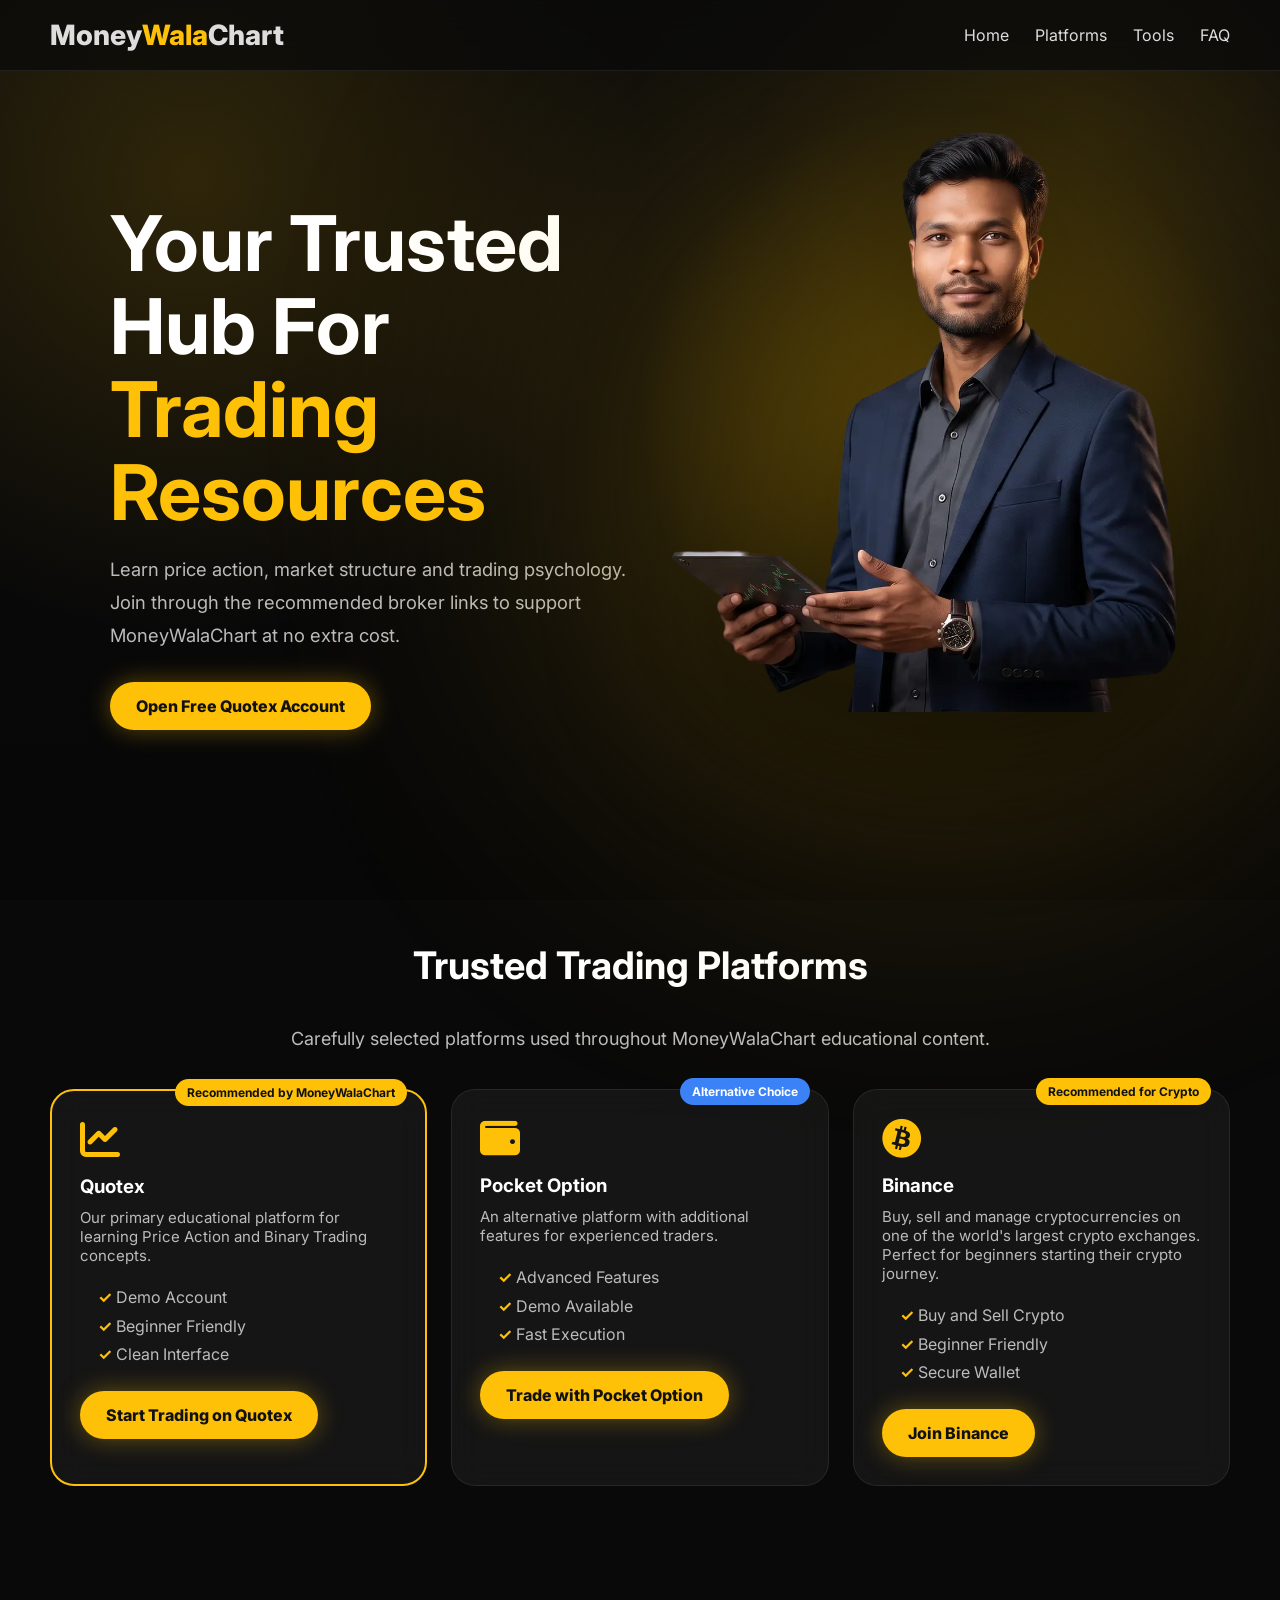
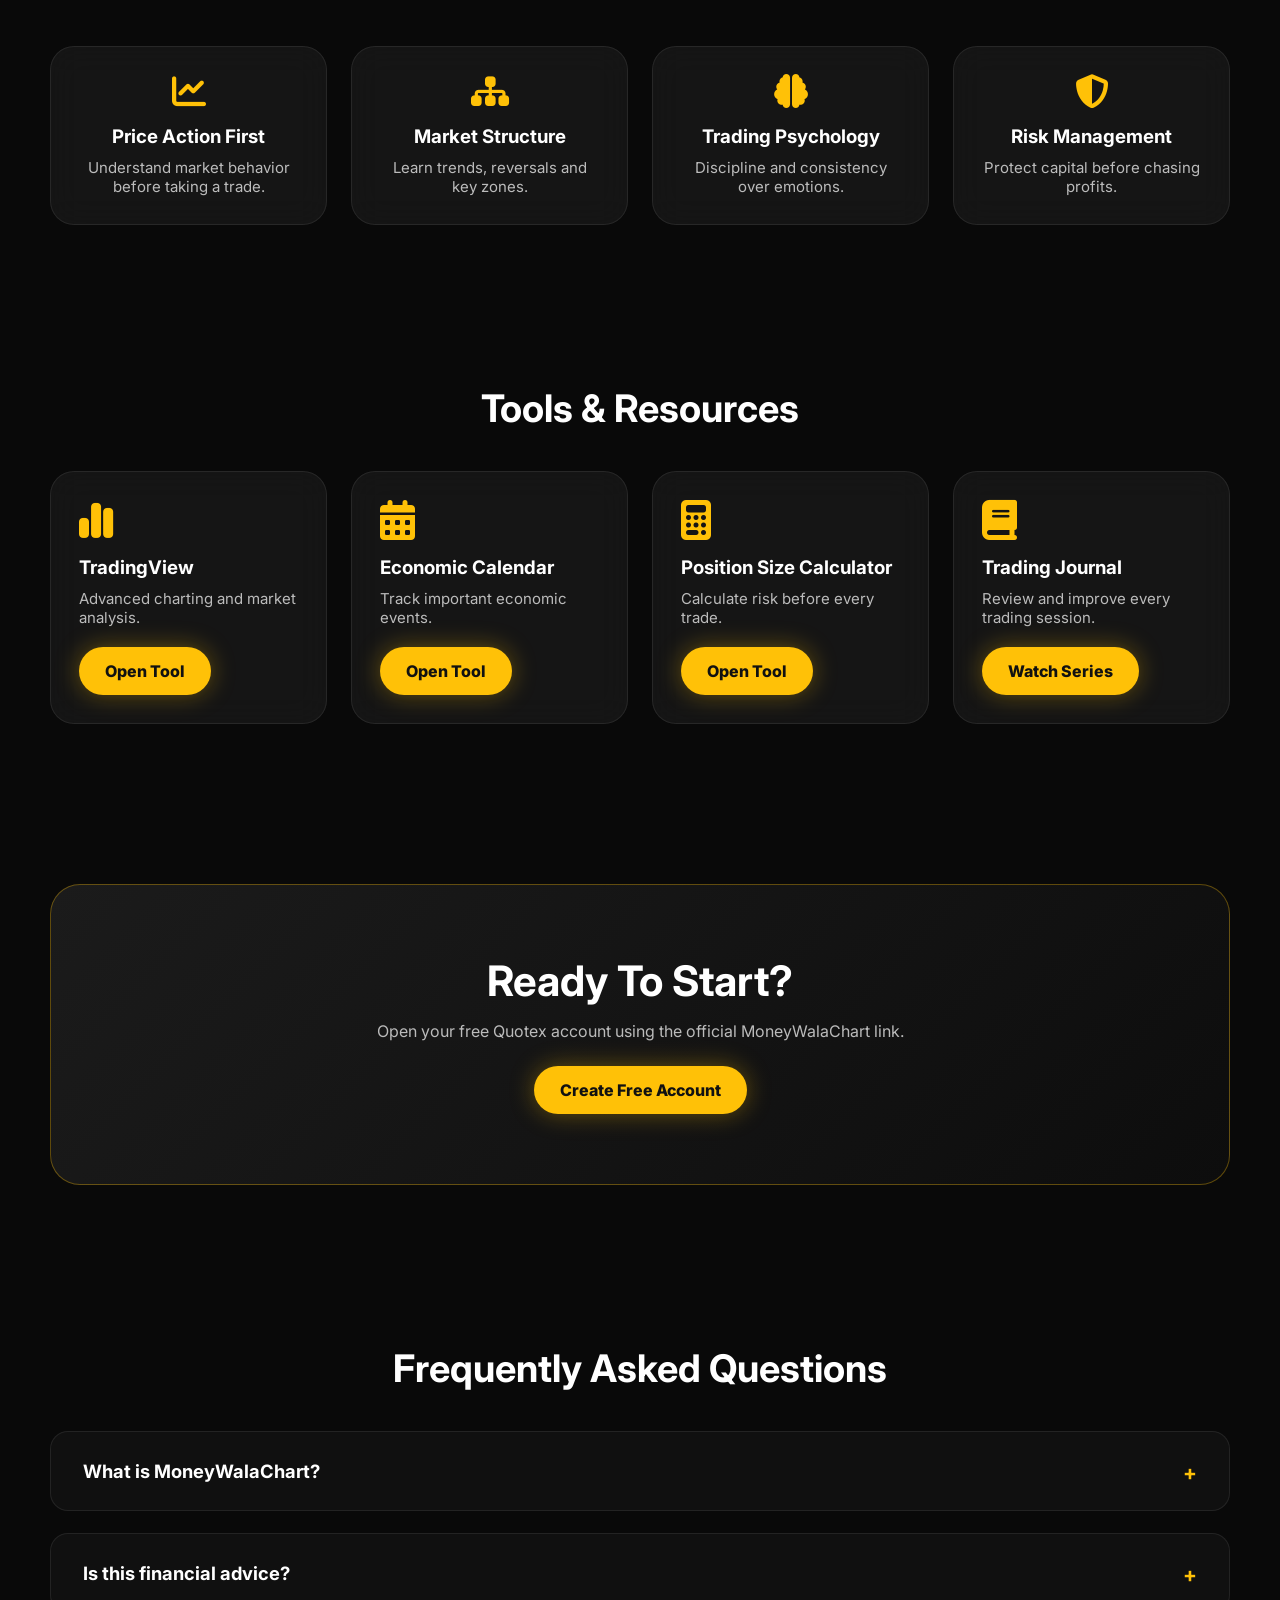
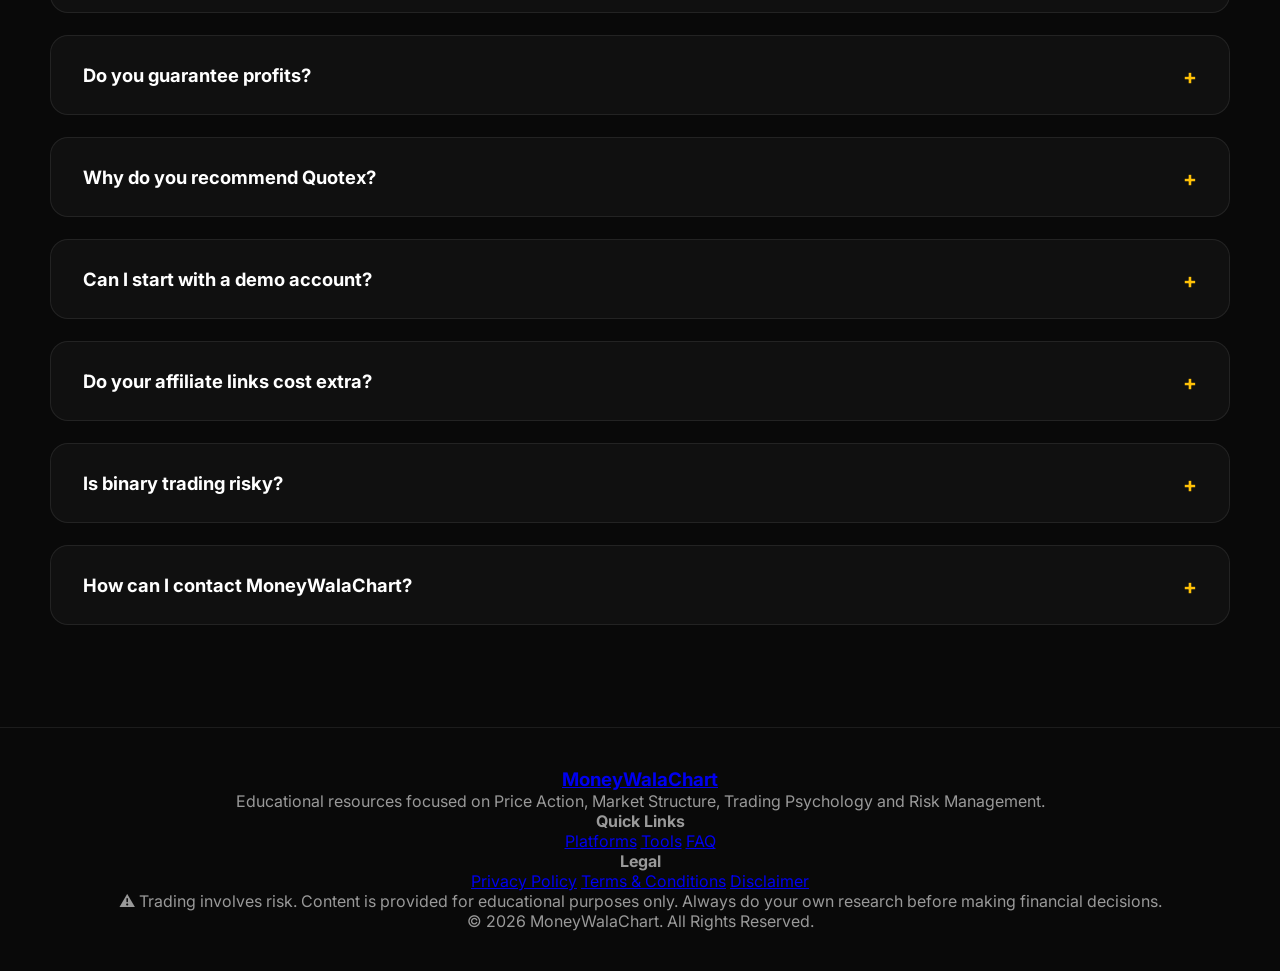
<file: index.html>
<!DOCTYPE html>
<html lang="en">
<head>
<meta charset="UTF-8">
<meta name="viewport" content="width=device-width,initial-scale=1">
<title>MoneyWalaChart | Price Action & Binary Trading Education</title>
<link rel="preconnect" href="https://fonts.googleapis.com">
<link rel="preconnect" href="https://fonts.gstatic.com" crossorigin>
<link href="https://fonts.googleapis.com/css2?family=Inter:wght@300;400;600;700;800&display=swap" rel="stylesheet">
<link rel="stylesheet" href="https://cdnjs.cloudflare.com/ajax/libs/font-awesome/6.7.2/css/all.min.css">
<link rel="stylesheet" href="assets/css/style.css">
<!-- Microsoft Clarity -->
<script type="text/javascript">
    (function(c,l,a,r,i,t,y){
        c[a]=c[a]||function(){(c[a].q=c[a].q||[]).push(arguments)};
        t=l.createElement(r);t.async=1;t.src="https://www.clarity.ms/tag/"+i;
        y=l.getElementsByTagName(r)[0];y.parentNode.insertBefore(t,y);
    })(window, document, "clarity", "script", "xj2qyeyoki");
</script>
<!-- Google tag (gtag.js) -->
<script async src="https://www.googletagmanager.com/gtag/js?id=G-Y97266GNBR"></script>
<script>
  window.dataLayer = window.dataLayer || [];
  function gtag(){dataLayer.push(arguments);}
  gtag('js', new Date());

  gtag('config', 'G-Y97266GNBR');
</script>
<!-- SEO -->
<meta name="description" content="Learn Price Action, Market Structure, Risk Management and Trading Psychology through educational content. Explore trusted trading platforms and free trading resources with MoneyWalaChart.">
<link rel="canonical" href="https://moneywalachart.github.io/">
<meta name="robots" content="index,follow">
<meta name="theme-color" content="#FFC107">
<meta name="author" content="MoneyWalaChart">
<meta name="google-site-verification" content="qe-yt8z_mfNlDHAOHx_ZPufcwCNrk4VILTlRYwv19xI" />
<!-- Open Graph -->
<meta property="og:type" content="website">
<meta property="og:title" content="MoneyWalaChart">
<meta property="og:description" content="Price Action • Market Structure • Trading Psychology">
<meta property="og:image" content="https://moneywalachart.github.io/assets/images/og-image.jpg">
<meta property="og:url"  content="https://moneywalachart.github.io/">
<!-- Twitter Card -->
<meta name="twitter:card" content="summary_large_image">
<meta name="twitter:title" content="MoneyWalaChart">
<meta name="twitter:description"
content="Learn Price Action, Market Structure, Risk Management and Trading Psychology.">
<meta name="twitter:image"
content="https://moneywalachart.github.io/assets/images/og-image.jpg">
<!-- Favicons -->
<link rel="icon" href="/favicon/favicon.ico" sizes="any">
<link rel="icon" type="image/png" sizes="32x32" href="/favicon/favicon-32x32.png">
<link rel="icon" type="image/png" sizes="16x16" href="/favicon/favicon-16x16.png">
<link rel="apple-touch-icon" sizes="180x180" href="/favicon/apple-touch-icon.png">
<link rel="manifest" href="/favicon/site.webmanifest">
<meta name="theme-color" content="#111111">

</head>
<body>
<nav>
  <div class="wrap nav">
    <a href="index.html" class="logo">
      Money<span>Wala</span>Chart
    </a>

    <ul>
        <li><a href="/">Home</a></li>
      <li><a href="#platforms">Platforms</a></li>
      <li><a href="#tools">Tools</a></li>
      <li><a href="#faq">FAQ</a></li>
    </ul>
  </div>
</nav>

<div class="wrap hero reveal">
<div>
<h1>Your Trusted Hub For <span class="gold">Trading Resources</span></h1>
<p class="lead">Learn price action, market structure and trading psychology. Join through the recommended broker links to support MoneyWalaChart at no extra cost.</p>
<a class="btn" href="https://broker-qx.pro/?lid=767869">Open Free Quotex Account</a>
</div>
<div class="hero-image">

    <div class="glow"></div>

<img
    src="assets/images/hero-vishal.webp"
    alt="Vishal Singh Rana - MoneyWalaChart"
    loading="eager"
    decoding="async">
</div>
</div>

<section class="wrap sec reveal" id="platforms">
<h2 class="title">Trusted Trading Platforms</h2>
<p class="lead" style="text-align:center;max-width:700px;margin:0 auto 40px;">Carefully selected platforms used throughout MoneyWalaChart educational content.</p>
<div class="grid">
<div class="card recommended">
<div class="badge">Recommended by MoneyWalaChart</div>
<i class="fa-solid fa-chart-line"></i>
<h3>Quotex</h3>
<p>Our primary educational platform for learning Price Action and Binary Trading concepts.</p>
<ul style="margin:18px 0 22px 18px;color:#bcbcbc;line-height:1.8">
<li>Demo Account</li><li>Beginner Friendly</li><li>Clean Interface</li>
</ul>
<a class="btn" href="https://broker-qx.pro/?lid=767869">Start Trading on Quotex</a>
</div>
<div class="card">
<div class="badge" style="background:#3b82f6;color:#fff;">Alternative Choice</div>
<i class="fa-solid fa-wallet"></i>
<h3>Pocket Option</h3>
<p>An alternative platform with additional features for experienced traders.</p>
<ul style="margin:18px 0 22px 18px;color:#bcbcbc;line-height:1.8">
<li>Advanced Features</li><li>Demo Available</li><li>Fast Execution</li>
</ul>
<a class="btn" href="https://u3.shortink.io/register?utm_campaign=820329&utm_source=affiliate&utm_medium=sr&a=iCI3W9sjIU4Jrz&al=1781253&ac=registrationwebsite&cid=968921&code=50START">Trade with Pocket Option</a>
</div>
<div class="card">
<div class="badge">Recommended for Crypto</div>
<i class="fa-brands fa-bitcoin"></i>
<h3>Binance</h3>
<p>Buy, sell and manage cryptocurrencies on one of the world's largest crypto exchanges. Perfect for beginners starting their crypto journey.</p>
<ul style="margin:18px 0 22px 18px;color:#bcbcbc;line-height:1.8">
<li>Buy and Sell Crypto</li><li>Beginner Friendly</li><li>Secure Wallet</li>
</ul>
<a class="btn" href="https://www.binance.com/register?ref=CV0YC70D">Join Binance</a>
</div>
</div></section>

<section class="wrap sec reveal">
<div class="grid trust-strip">
<div class="card"><i class="fa-solid fa-chart-line"></i><h3>Price Action First</h3><p>Understand market behavior before taking a trade.</p></div>
<div class="card"><i class="fa-solid fa-sitemap"></i><h3>Market Structure</h3><p>Learn trends, reversals and key zones.</p></div>
<div class="card"><i class="fa-solid fa-brain"></i><h3>Trading Psychology</h3><p>Discipline and consistency over emotions.</p></div>
<div class="card"><i class="fa-solid fa-shield-halved"></i><h3>Risk Management</h3><p>Protect capital before chasing profits.</p></div>
</div></section>

<section class="wrap sec reveal" id="tools">
<h2 class="title">Tools & Resources</h2>
<div class="grid">
<div class="card"><i class="fa-solid fa-chart-simple"></i><h3>TradingView</h3><p>Advanced charting and market analysis.</p><br><a class="btn" target="_blank" href="https://in.tradingview.com/?aff_id=168829">Open Tool</a></div>
<div class="card"><i class="fa-solid fa-calendar-days"></i><h3>Economic Calendar</h3><p>Track important economic events.</p><br><a class="btn" target="_blank" href="https://www.forexfactory.com/calendar">Open Tool</a></div>
<div class="card"><i class="fa-solid fa-calculator"></i><h3>Position Size Calculator</h3><p>Calculate risk before every trade.</p><br><a class="btn" target="_blank" href="https://www.myfxbook.com/forex-calculators/position-size">Open Tool</a></div>
<div class="card"><i class="fa-solid fa-book"></i><h3>Trading Journal</h3><p>Review and improve every trading session.</p><br><a class="btn" href="https://www.youtube.com/playlist?list=PLJ0Ptmvsag3c">Watch Series</a></div>
</div>
</section>

<section class="wrap sec reveal">
<div class="cta">
<h2 style="font-size:42px;margin-bottom:15px">Ready To Start?</h2>
<p style="color:#bbb;margin-bottom:25px">Open your free Quotex account using the official MoneyWalaChart link.</p>
<a class="btn" href="https://broker-qx.pro/sign-up/?lid=767871">Create Free Account</a>
</div>
</section>

<section class="wrap sec faq reveal" id="faq">
<h2 class="title">Frequently Asked Questions</h2>
<details><summary>What is MoneyWalaChart?</summary><p>MoneyWalaChart is an educational platform focused on Price Action, Market Structure, Risk Management and Trading Psychology.</p></details>
<details><summary>Is this financial advice?</summary><p>No. Everything shared is for educational purposes only and should not be treated as financial or investment advice.</p></details>
<details><summary>Do you guarantee profits?</summary><p>No. Trading involves substantial risk and no profits are guaranteed.</p></details>
<details><summary>Why do you recommend Quotex?</summary><p>It is one of the platforms used in our educational demonstrations. Always evaluate whether it suits your own needs.</p></details>
<details><summary>Can I start with a demo account?</summary><p>Yes. We strongly recommend practicing on a demo account before risking real money.</p></details>
<details><summary>Do your affiliate links cost extra?</summary><p>No. If you register through our links we may earn a commission at no extra cost to you.</p></details>
<details><summary>Is binary trading risky?</summary><p>Yes. Only trade money you can afford to lose.</p></details>
<details><summary>How can I contact MoneyWalaChart?</summary><p>For now, the best place is through the YouTube channel and future contact page.</p></details>
</section>

<footer>
    <div class="footer-container">

        <div class="footer-brand">
            <h3>
<a href="/" class="footer-logo">
Money<span>Wala</span>Chart
</a>
</h3>
            <p>
                Educational resources focused on Price Action,
                Market Structure, Trading Psychology and Risk Management.
            </p>
        </div>

        <div class="footer-links">

            <div class="footer-column">
                <h4>Quick Links</h4>

                <a href="#platforms">Platforms</a>
                <a href="#tools">Tools</a>
                <a href="#faq">FAQ</a>
            </div>

            <div class="footer-column">
                <h4>Legal</h4>

                <a href="/pages/privacy.html">Privacy Policy</a>

                <a href="/pages/terms.html">Terms & Conditions</a>

                <a href="/pages/disclaimer.html">Disclaimer</a>
            </div>

        </div>

    </div>

    <div class="footer-bottom">

        <p>
            ⚠ Trading involves risk. Content is provided for educational purposes only.
            Always do your own research before making financial decisions.
        </p>

        <p>
            © 2026 MoneyWalaChart. All Rights Reserved.
        </p>

    </div>

</footer>

<script src="assets/js/script.js"></script>
</body>
</html>
</file>
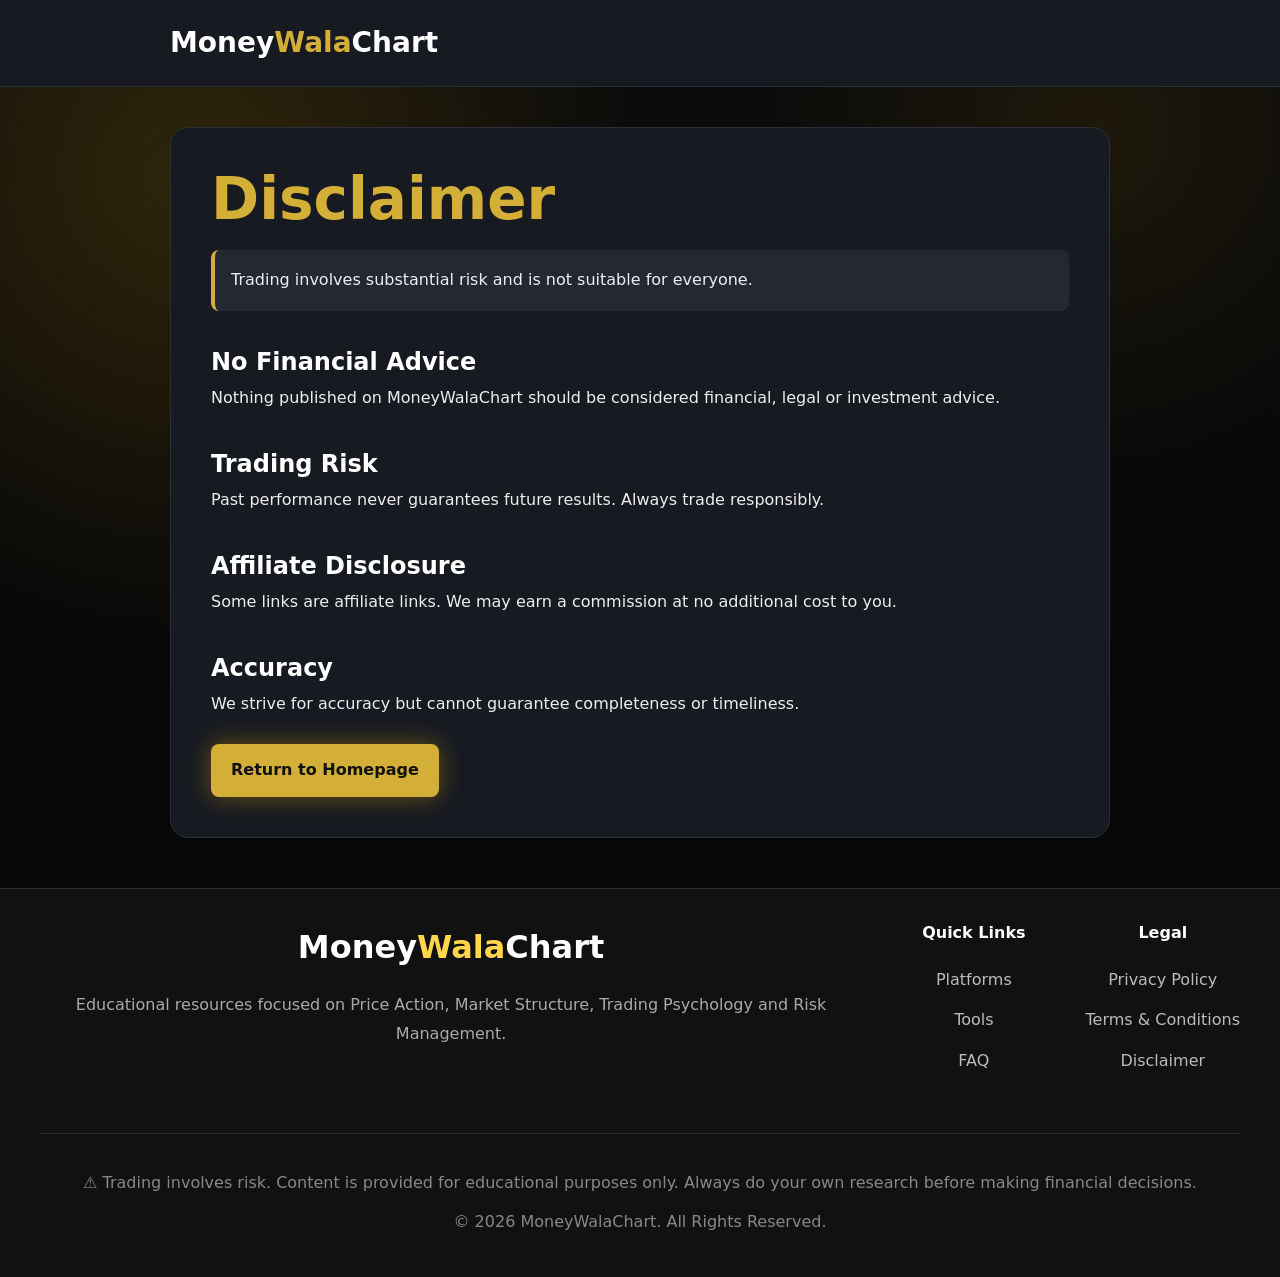
<file: pages/disclaimer.html>
<!doctype html><html><head><meta charset="utf-8"><meta name="viewport" content="width=device-width,initial-scale=1"><title>Disclaimer | MoneyWalaChart</title><meta name="robots" content="index,follow">
    <link rel="stylesheet" href="../assets/css/style.css">
<link rel="stylesheet" href="../assets/css/legal-pages.css">
<style>
body{margin:0;font-family:system-ui,Arial;background:#0f1115;color:#eee;line-height:1.8}
header{background:#171a21;padding:18px 24px;border-bottom:1px solid #2a2f3a;position:sticky;top:0}
.wrap{max-width:980px;margin:auto}
.logo{font-size:28px;font-weight:700;text-decoration:none;color:#fff}
.logo span{color:#d4af37}
main{max-width:980px;margin:40px auto;padding:0 20px}
.card{background:#171a21;border:1px solid #2a2f3a;border-radius:14px;padding:28px}
h1{color:#d4af37}h2{margin-top:30px;color:#fff}
.notice{background:#232833;border-left:4px solid #d4af37;padding:16px;border-radius:8px}
footer{margin-top:50px;padding:30px;text-align:center;border-top:1px solid #2a2f3a;color:#aaa}
.btn{display:inline-block;margin-top:25px;padding:12px 20px;background:#d4af37;color:#111;text-decoration:none;border-radius:8px;font-weight:700}
</style>
</head><body><header><div class='wrap'><a class='logo' href='/' >Money<span>Wala</span>Chart</a></div></header><main><div class='legal-card'><h1>Disclaimer</h1><div class='notice'>Trading involves substantial risk and is not suitable for everyone.</div><h2>No Financial Advice</h2><p>Nothing published on MoneyWalaChart should be considered financial, legal or investment advice.</p><h2>Trading Risk</h2><p>Past performance never guarantees future results. Always trade responsibly.</p><h2>Affiliate Disclosure</h2><p>Some links are affiliate links. We may earn a commission at no additional cost to you.</p><h2>Accuracy</h2><p>We strive for accuracy but cannot guarantee completeness or timeliness.</p><a class='btn' href='/'>Return to Homepage</a></div></main>
    <footer>
    <div class="footer-container">

        <div class="footer-brand">
            <h3>
<a href="/" class="footer-logo">
Money<span>Wala</span>Chart
</a>
</h3>
            <p>
                Educational resources focused on Price Action,
                Market Structure, Trading Psychology and Risk Management.
            </p>
        </div>

        <div class="footer-links">

            <div class="footer-column">
                <h4>Quick Links</h4>

                <a href="#platforms">Platforms</a>
                <a href="#tools">Tools</a>
                <a href="#faq">FAQ</a>
            </div>

            <div class="footer-column">
                <h4>Legal</h4>

                <a href="/pages/privacy.html">Privacy Policy</a>

                <a href="/pages/terms.html">Terms & Conditions</a>

                <a href="/pages/disclaimer.html">Disclaimer</a>
            </div>

        </div>

    </div>

    <div class="footer-bottom">

        <p>
            ⚠ Trading involves risk. Content is provided for educational purposes only.
            Always do your own research before making financial decisions.
        </p>

        <p>
            © 2026 MoneyWalaChart. All Rights Reserved.
        </p>

    </div>

</footer>
</body></html>
</file>
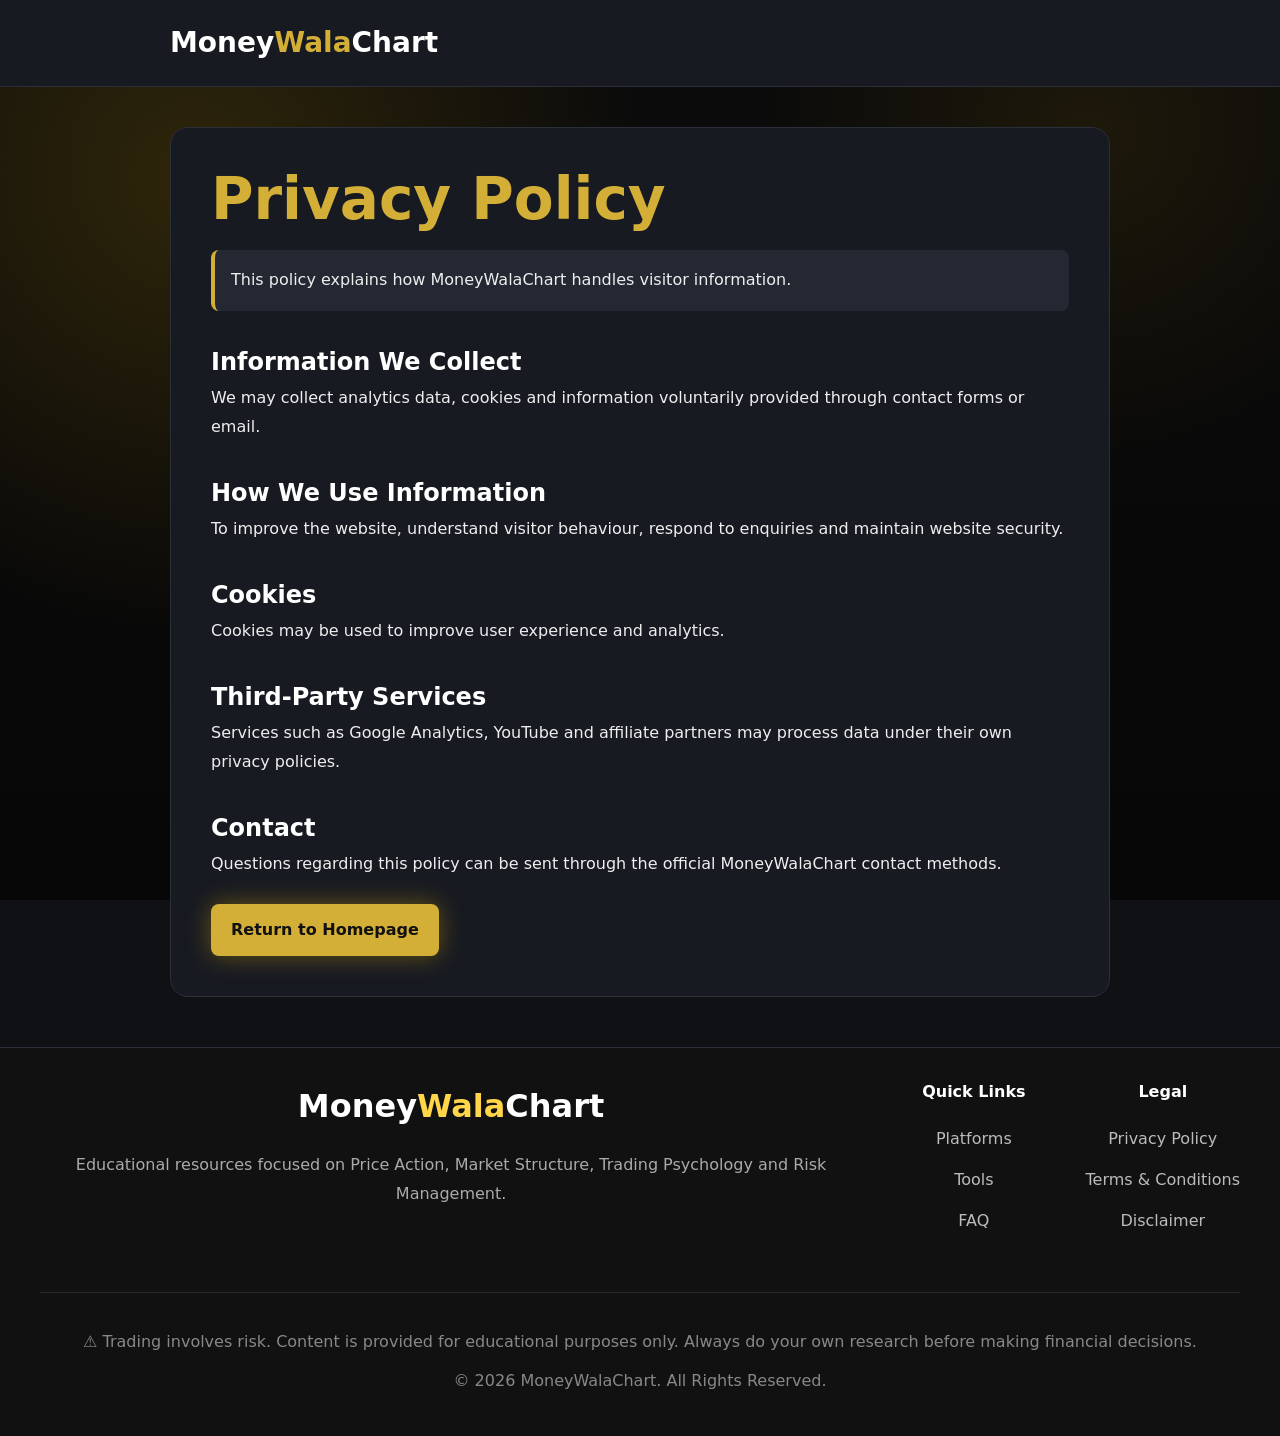
<file: pages/privacy.html>
<!doctype html><html><head><meta charset="utf-8"><meta name="viewport" content="width=device-width,initial-scale=1"><title>Privacy Policy | MoneyWalaChart</title><meta name="robots" content="index,follow">
    <link rel="stylesheet" href="../assets/css/style.css">
<link rel="stylesheet" href="../assets/css/legal-pages.css">
<style>
body{margin:0;font-family:system-ui,Arial;background:#0f1115;color:#eee;line-height:1.8}
header{background:#171a21;padding:18px 24px;border-bottom:1px solid #2a2f3a;position:sticky;top:0}
.wrap{max-width:980px;margin:auto}
.logo{font-size:28px;font-weight:700;text-decoration:none;color:#fff}
.logo span{color:#d4af37}
main{max-width:980px;margin:40px auto;padding:0 20px}
.card{background:#171a21;border:1px solid #2a2f3a;border-radius:14px;padding:28px}
h1{color:#d4af37}h2{margin-top:30px;color:#fff}
.notice{background:#232833;border-left:4px solid #d4af37;padding:16px;border-radius:8px}
footer{margin-top:50px;padding:30px;text-align:center;border-top:1px solid #2a2f3a;color:#aaa}
.btn{display:inline-block;margin-top:25px;padding:12px 20px;background:#d4af37;color:#111;text-decoration:none;border-radius:8px;font-weight:700}
</style>
</head><body><header><div class='wrap'><a class='logo' href='/' >Money<span>Wala</span>Chart</a></div></header><main><div class='legal-card'><h1>Privacy Policy</h1><div class='notice'>This policy explains how MoneyWalaChart handles visitor information.</div><h2>Information We Collect</h2><p>We may collect analytics data, cookies and information voluntarily provided through contact forms or email.</p><h2>How We Use Information</h2><p>To improve the website, understand visitor behaviour, respond to enquiries and maintain website security.</p><h2>Cookies</h2><p>Cookies may be used to improve user experience and analytics.</p><h2>Third‑Party Services</h2><p>Services such as Google Analytics, YouTube and affiliate partners may process data under their own privacy policies.</p><h2>Contact</h2><p>Questions regarding this policy can be sent through the official MoneyWalaChart contact methods.</p><a class='btn' href='/'>Return to Homepage</a></div></main>
<footer>
    <div class="footer-container">

        <div class="footer-brand">
            <h3>
<a href="/" class="footer-logo">
Money<span>Wala</span>Chart
</a>
</h3>
            <p>
                Educational resources focused on Price Action,
                Market Structure, Trading Psychology and Risk Management.
            </p>
        </div>

        <div class="footer-links">

            <div class="footer-column">
                <h4>Quick Links</h4>

                <a href="#platforms">Platforms</a>
                <a href="#tools">Tools</a>
                <a href="#faq">FAQ</a>
            </div>

            <div class="footer-column">
                <h4>Legal</h4>

                <a href="/pages/privacy.html">Privacy Policy</a>

                <a href="/pages/terms.html">Terms & Conditions</a>

                <a href="/pages/disclaimer.html">Disclaimer</a>
            </div>

        </div>

    </div>

    <div class="footer-bottom">

        <p>
            ⚠ Trading involves risk. Content is provided for educational purposes only.
            Always do your own research before making financial decisions.
        </p>

        <p>
            © 2026 MoneyWalaChart. All Rights Reserved.
        </p>

    </div>

</footer>
</body></html>
</file>
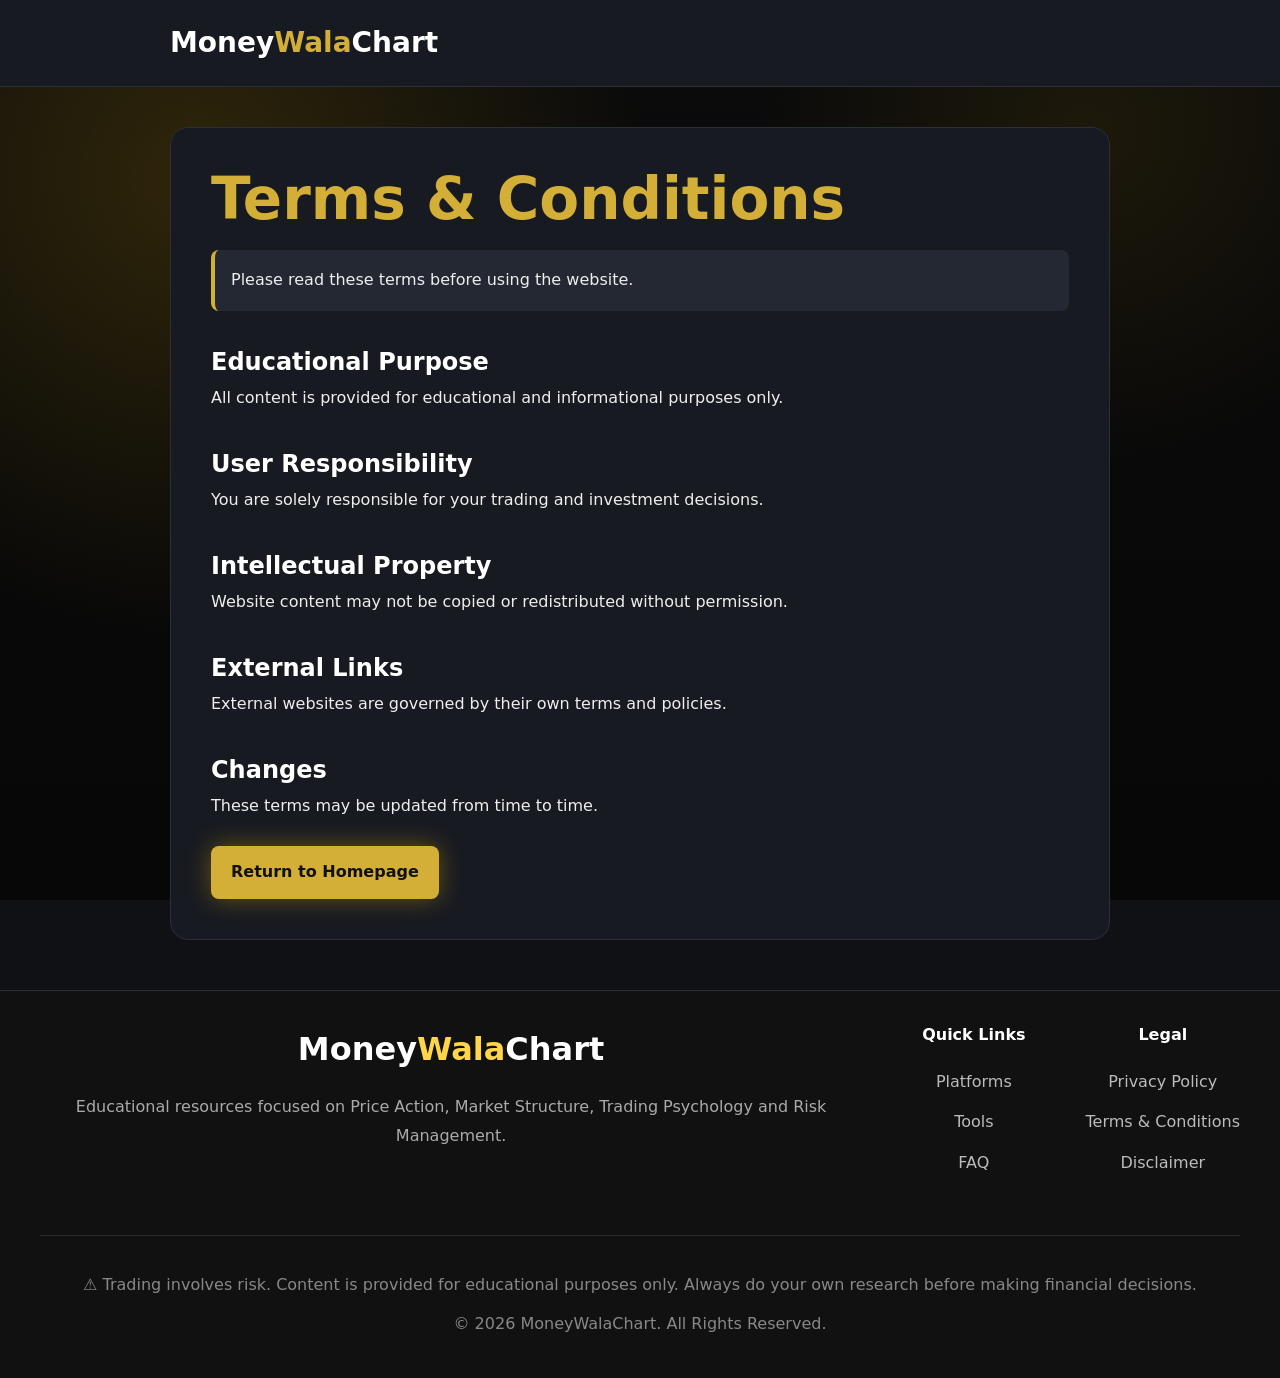
<file: pages/terms.html>
<!doctype html><html><head><meta charset="utf-8"><meta name="viewport" content="width=device-width,initial-scale=1"><title>Terms & Conditions | MoneyWalaChart</title><meta name="robots" content="index,follow">
    <link rel="stylesheet" href="../assets/css/style.css">
<link rel="stylesheet" href="../assets/css/legal-pages.css">
<style>
body{margin:0;font-family:system-ui,Arial;background:#0f1115;color:#eee;line-height:1.8}
header{background:#171a21;padding:18px 24px;border-bottom:1px solid #2a2f3a;position:sticky;top:0}
.wrap{max-width:980px;margin:auto}
.logo{font-size:28px;font-weight:700;text-decoration:none;color:#fff}
.logo span{color:#d4af37}
main{max-width:980px;margin:40px auto;padding:0 20px}
.card{background:#171a21;border:1px solid #2a2f3a;border-radius:14px;padding:28px}
h1{color:#d4af37}h2{margin-top:30px;color:#fff}
.notice{background:#232833;border-left:4px solid #d4af37;padding:16px;border-radius:8px}
footer{margin-top:50px;padding:30px;text-align:center;border-top:1px solid #2a2f3a;color:#aaa}
.btn{display:inline-block;margin-top:25px;padding:12px 20px;background:#d4af37;color:#111;text-decoration:none;border-radius:8px;font-weight:700}
</style>
</head><body><header><div class='wrap'><a class='logo' href='/' >Money<span>Wala</span>Chart</a></div></header><main><div class='legal-card'><h1>Terms & Conditions</h1><div class='notice'>Please read these terms before using the website.</div><h2>Educational Purpose</h2><p>All content is provided for educational and informational purposes only.</p><h2>User Responsibility</h2><p>You are solely responsible for your trading and investment decisions.</p><h2>Intellectual Property</h2><p>Website content may not be copied or redistributed without permission.</p><h2>External Links</h2><p>External websites are governed by their own terms and policies.</p><h2>Changes</h2><p>These terms may be updated from time to time.</p><a class='btn' href='/'>Return to Homepage</a></div></main>
<footer>
    <div class="footer-container">

        <div class="footer-brand">
            <h3>
<a href="/" class="footer-logo">
Money<span>Wala</span>Chart
</a>
</h3>
            <p>
                Educational resources focused on Price Action,
                Market Structure, Trading Psychology and Risk Management.
            </p>
        </div>

        <div class="footer-links">

            <div class="footer-column">
                <h4>Quick Links</h4>

                <a href="#platforms">Platforms</a>
                <a href="#tools">Tools</a>
                <a href="#faq">FAQ</a>
            </div>

            <div class="footer-column">
                <h4>Legal</h4>

                <a href="/pages/privacy.html">Privacy Policy</a>

                <a href="/pages/terms.html">Terms & Conditions</a>

                <a href="/pages/disclaimer.html">Disclaimer</a>
            </div>

        </div>

    </div>

    <div class="footer-bottom">

        <p>
            ⚠ Trading involves risk. Content is provided for educational purposes only.
            Always do your own research before making financial decisions.
        </p>

        <p>
            © 2026 MoneyWalaChart. All Rights Reserved.
        </p>

    </div>

</footer>
</body></html>
</file>
<file: assets/css/style.css>
*{margin:0;padding:0;box-sizing:border-box}
html{scroll-behavior:smooth}
body{font-family:Inter,sans-serif;background:#090909;color:#fff}
body:before{content:"";position:fixed;inset:0;background:
radial-gradient(circle at 15% 20%,rgba(255,193,7,.15),transparent 35%),
radial-gradient(circle at 85% 15%,rgba(255,193,7,.08),transparent 25%),
linear-gradient(#0b0b0b,#070707);z-index:-2}
.wrap{max-width:1180px;margin:auto;padding:0 20px}
nav{position:sticky;top:0;background:rgba(10,10,10,.75);backdrop-filter:blur(16px);border-bottom:1px solid rgba(255,255,255,.08);z-index:99}
.nav{display:flex;justify-content:space-between;align-items:center;padding:18px 0}
.logo{font-size:28px;font-weight:800}.logo span{color:#ffc107}
nav ul{display:flex;list-style:none;gap:26px}
nav a{text-decoration:none;color:#ddd}
.btn{display:inline-block;background:#ffc107;color:#111;padding:14px 26px;border-radius:999px;font-weight:800;text-decoration:none;box-shadow:0 0 25px rgba(255,193,7,.35);transition:.3s}
.btn:hover{transform:translateY(-3px)}
.hero{display:grid;grid-template-columns:1.1fr 1fr;gap:20px;align-items:center;padding:90px 0;min-height:85vh;}
h1{font-size:58px;line-height:1.1;margin-bottom:18px}
.gold{color:#ffc107}
.lead{color:#bbb;font-size:18px;margin-bottom:30px}
.mock{height:420px;border-radius:28px;background:linear-gradient(145deg,#161616,#0d0d0d);border:1px solid rgba(255,255,255,.08);display:flex;align-items:center;justify-content:center;position:relative;overflow:hidden}
.mock:before{content:"📈";font-size:140px;opacity:.12}
.mock:after{content:"";position:absolute;width:240px;height:240px;border-radius:50%;background:#ffc10722;filter:blur(60px)}
.sec{padding:80px 0}
.title{text-align:center;font-size:38px;margin-bottom:40px}
.grid{display:grid;grid-template-columns:repeat(auto-fit,minmax(250px,1fr));gap:24px}
.card{background:rgba(255,255,255,.05);backdrop-filter:blur(16px);border:1px solid rgba(255,255,255,.08);padding:28px;border-radius:24px;transition:.35s}
.card:hover{transform:translateY(-8px);border-color:#ffc107}
.card i{font-size:40px;color:#ffc107;margin-bottom:16px}
.card h3{margin-bottom:10px}
.card p{color:#bcbcbc;font-size:15px}
.recommended{border:2px solid #ffc107;position:relative}
.badge{position:absolute;top:-12px;right:18px;background:#ffc107;color:#111;padding:6px 12px;border-radius:999px;font-size:12px;font-weight:700}
.stats{display:grid;grid-template-columns:repeat(4,1fr);gap:20px;text-align:center}
.stat{padding:25px;background:#101010;border-radius:18px}
.stat h2{color:#ffc107;font-size:40px}
.faq details{background:#111;padding:18px;border-radius:16px;margin:12px 0}
.cta{background:linear-gradient(135deg,#1b1b1b,#0d0d0d);padding:70px;border-radius:30px;text-align:center;border:1px solid #ffc10755}
footer{padding:40px 0;color:#999;text-align:center;border-top:1px solid rgba(255,255,255,.08)}
.reveal{opacity:0;transform:translateY(30px);transition:1s}
.reveal.show{opacity:1;transform:none}
@media(max-width:850px){
.hero{grid-template-columns:1fr}
h1{font-size:42px}
nav ul{display:none}
.stats{grid-template-columns:repeat(2,1fr)}
}
  
  .hero-image{
    position:relative;
    display:flex;
    justify-content:center;
    align-items:center;
    margin-right:-30px;
}

.hero-image img{

    width:115%;
    max-width:620px;

    z-index:2;

    position:relative;

    filter:drop-shadow(0 35px 70px rgba(0,0,0,.55));

    animation:float 5s ease-in-out infinite;
    
    transform: translateY(-60px);
  background: radial-gradient(circle, rgba(255,193,7,.18), transparent 70%);
}

.glow{

    position:absolute;

    width:650px;

    height:650px;

    background:#ffc107;

    border-radius:50%;

    filter:blur(160px);

    opacity:.28;

}

@keyframes float{

0%{

transform:translateY(0px);

}

50%{

transform:translateY(-10px);

}

100%{

transform:translateY(0px);

}

}


/* FAQ Premium Update */
.faq details{
  margin-bottom:22px;
  padding:28px 32px;
  border:1px solid rgba(255,255,255,.08);
  border-radius:18px;
  background:rgba(255,255,255,.03);
  transition:.35s ease;
}
.faq details[open]{
  border-color:#FFC10755;
  box-shadow:0 0 0 1px rgba(255,193,7,.15),0 10px 30px rgba(0,0,0,.25);
}
.faq summary{
  cursor:pointer;
  font-size:1.15rem;
  font-weight:700;
  list-style:none;
  margin:0;
}
.faq summary::-webkit-details-marker{display:none;}
.faq summary::after{
  content:'+';
  float:right;
  color:#FFC107;
  font-size:1.3rem;
  transition:.3s;
}
.faq details[open] summary::after{content:'−';transform:rotate(180deg);}
.faq details p{
  margin-top:18px;
  line-height:1.9;
  color:#cfcfcf;
}


/* MWWS v0.4 Responsive Hero Fix */
.hero{
padding-left:clamp(24px,5vw,60px);
padding-right:clamp(24px,5vw,60px);
}
.hero h1{
font-size:clamp(2.5rem,7vw,4.8rem);
line-height:1.08;
}
.hero .lead{
font-size:clamp(1rem,2.5vw,1.15rem);
line-height:1.8;
max-width:640px;
}
@media (max-width:768px){
.hero{
grid-template-columns:1fr;
gap:42px;
padding:90px 24px 60px;
text-align:left;
}
.hero-image{
justify-content:center!important;
margin-right:0!important;
}
.hero-image img{
width:min(100%,340px)!important;
transform:none!important;
}
.btn{
width:100%;
text-align:center;
}
nav .nav{
padding-left:20px;
padding-right:20px;
}
.faq details{
padding:28px 24px;
margin-bottom:18px;
}
.faq details p{
margin-top:18px;
line-height:1.9;
}
}

.trust-strip .card{text-align:center}
.trust-strip .card i{font-size:34px}
#platforms .card ul{padding-left:0;list-style:none}
#platforms .card ul li:before{content:'✓ ';color:#FFC107;font-weight:bold}
#platforms .lead{color:#bcbcbc}
</file>
<file: assets/css/legal-pages.css>
/* =====================================================
   MoneyWalaChart - Legal Pages & Footer Styles
   Use on:
   - privacy.html
   - terms.html
   - disclaimer.html
   - 404.html
   ===================================================== */

/* ---------- Legal Card ---------- */

.legal-card,
.error-card{
    background:#171a21;
    border:1px solid #2a2f3a;
    border-radius:18px;
    padding:40px;
    transition:none;
    transform:none;
    box-shadow:none;
}

.error-card{
    border-color:none;
}

.legal-card:hover,
.error-card:hover{
    transform:none;
    box-shadow:none;
    border-color:none;
}

/* ---------- Footer ---------- */

footer{
    background:#111;
    color:#ddd;
    padding:60px 20px 25px;
    margin-top:100px;
    border-top:1px solid #2a2a2a;
}

.footer-container{
    max-width:1200px;
    margin:auto;
    display:flex;
    justify-content:space-between;
    gap:60px;
    flex-wrap:wrap;
}

.footer-brand{
    flex:1;
    min-width:260px;
}

.footer-logo{
    color:#fff;
    text-decoration:none;
    font-size:32px;
    font-weight:700;
}

.footer-logo span{
    color:#FFD54A;
}

.footer-brand p{
    color:#aaa;
    line-height:1.8;
    margin-top:15px;
}

.footer-links{
    display:flex;
    gap:60px;
}

.footer-column{
    display:flex;
    flex-direction:column;
}

.footer-column h4{
    color:#fff;
    margin-bottom:18px;
}

.footer-column a{
    color:#bbb;
    text-decoration:none;
    margin-bottom:12px;
    transition:color .25s ease;
}

.footer-column a:hover{
    color:#FFD54A;
}

.footer-bottom{
    max-width:1200px;
    margin:45px auto 0;
    padding-top:25px;
    border-top:1px solid #2a2a2a;
    text-align:center;
}

.footer-bottom p{
    color:#888;
    line-height:1.8;
    margin:10px 0;
}

@media (max-width:768px){

.footer-container{
    flex-direction:column;
    gap:40px;
}

.footer-links{
    flex-direction:column;
    gap:30px;
}

.legal-card,
.error-card{
    padding:28px;
}

}

/* Disable homepage card effects on legal pages */

main .card{
    background:#171a21 !important;
    border:1px solid #2a2f3a !important;
    border-radius:14px !important;
    box-shadow:none !important;
    transform:none !important;
    transition:none !important;
}

main .card:hover{
    background:#171a21 !important;
    border:1px solid #2a2f3a !important;
    box-shadow:none !important;
    transform:none !important;
}
</file>
